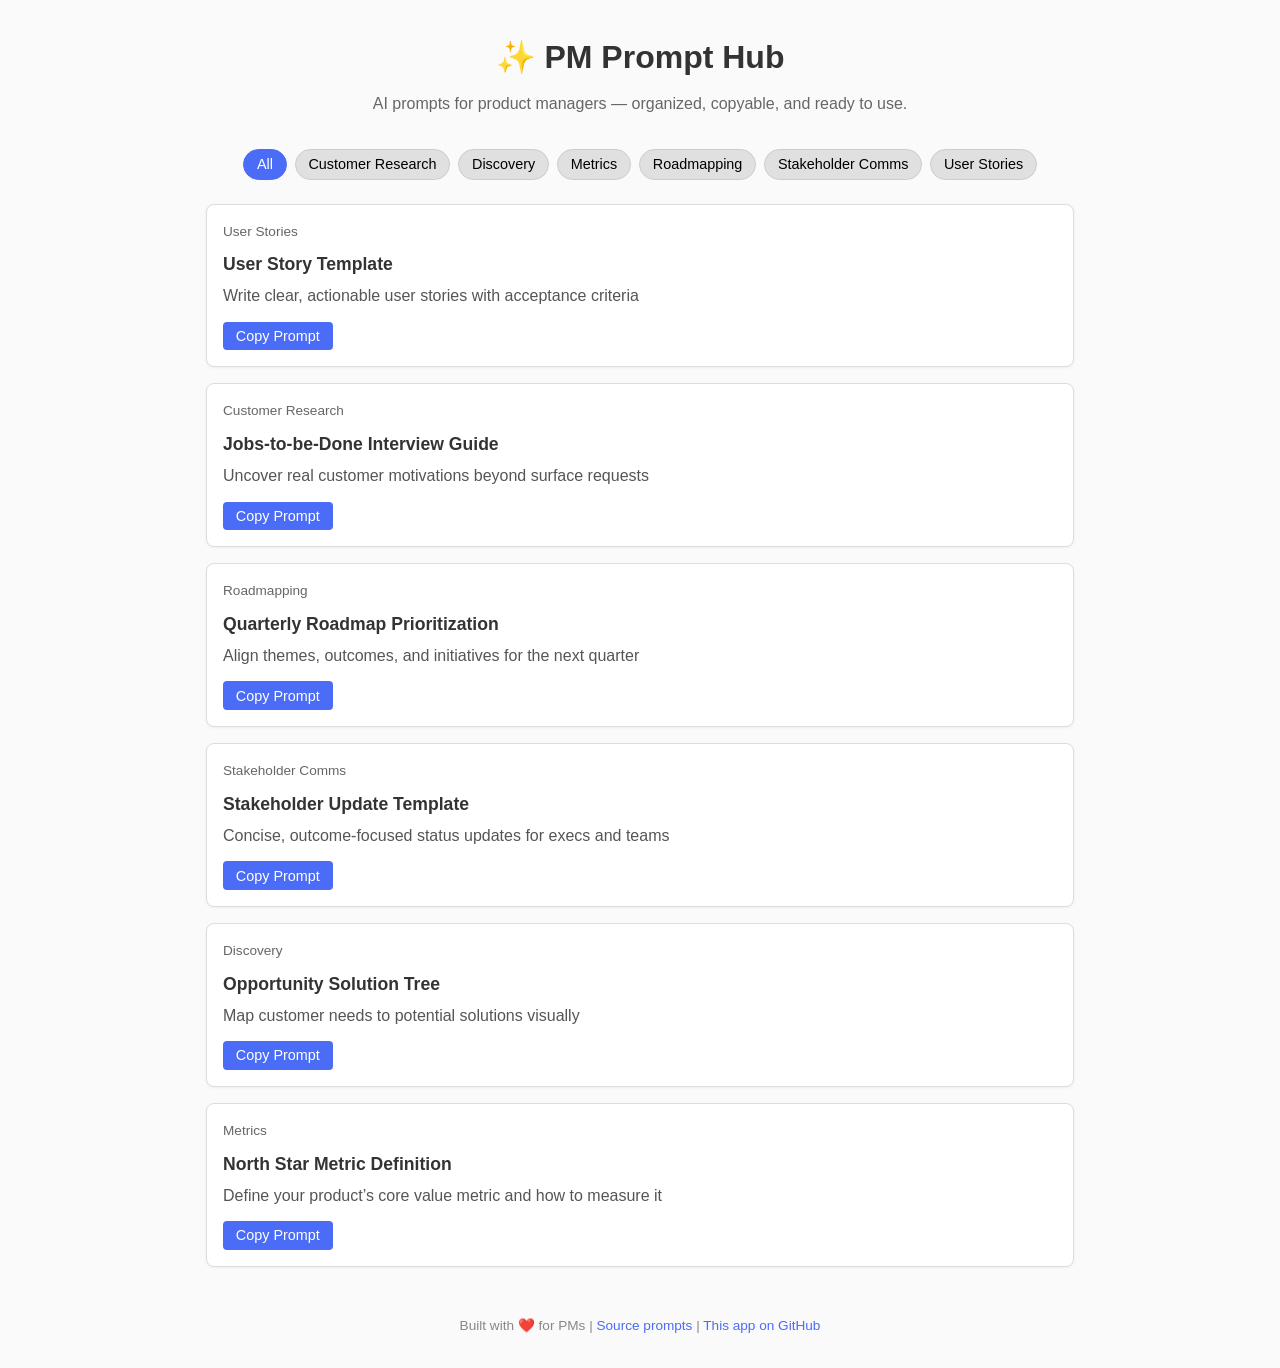
<file: index.html>
<!DOCTYPE html>
<html lang="en">
<head>
  <meta charset="UTF-8" />
  <meta name="viewport" content="width=device-width, initial-scale=1.0"/>
  <title>PM Prompt Hub</title>
  <link rel="stylesheet" href="style.css" />
</head>
<body>
  <header>
    <h1>✨ PM Prompt Hub</h1>
    <p>AI prompts for product managers — organized, copyable, and ready to use.</p>
  </header>

  <main>
    <div id="filters" class="filters"></div>
    <div id="prompt-list" class="prompt-list">
      <!-- Prompts loaded here -->
    </div>
    <p id="loading" class="loading">Loading prompts...</p>
    <p id="error" class="error hidden">Failed to load prompts.</p>
  </main>

  <footer>
    <p>Built with ❤️ for PMs | 
      <a href="https://github.com/deanpeters/product-manager-prompts" target="_blank">Source prompts</a> |
      <a href="https://github.com/pavanvzm/PMHUB" target="_blank">This app on GitHub</a>
    </p>
  </footer>

  <script src="script.js"></script>
</body>
</html>
</file>
<file: style.css>
/* style.css */
* {
  box-sizing: border-box;
  margin: 0;
  padding: 0;
}

body {
  font-family: -apple-system, BlinkMacSystemFont, 'Segoe UI', Roboto, sans-serif;
  line-height: 1.6;
  color: #333;
  background-color: #fafafa;
  padding: 1rem;
  max-width: 900px;
  margin: 0 auto;
}

header {
  text-align: center;
  margin-bottom: 2rem;
  padding-top: 1rem;
}

header h1 {
  font-size: 2rem;
  margin-bottom: 0.5rem;
}

header p {
  color: #666;
}

.filters {
  display: flex;
  flex-wrap: wrap;
  gap: 0.5rem;
  margin-bottom: 1.5rem;
  justify-content: center;
}

.filter-btn {
  padding: 0.4rem 0.8rem;
  background: #e0e0e0;
  border: 1px solid #ccc;
  border-radius: 20px;
  cursor: pointer;
  font-size: 0.9rem;
}

.filter-btn.active,
.filter-btn:hover {
  background: #4a6cf7;
  color: white;
  border-color: #4a6cf7;
}

.prompt-list {
  display: grid;
  gap: 1rem;
}

.prompt-card {
  background: white;
  border: 1px solid #ddd;
  border-radius: 8px;
  padding: 1rem;
  box-shadow: 0 1px 3px rgba(0,0,0,0.05);
}

.prompt-card h3 {
  margin-bottom: 0.3rem;
  font-size: 1.1rem;
}

.prompt-card .category {
  font-size: 0.85rem;
  color: #666;
  margin-bottom: 0.5rem;
}

.prompt-card p.description {
  margin-bottom: 0.8rem;
  color: #555;
}

.copy-btn {
  background: #4a6cf7;
  color: white;
  border: none;
  padding: 0.4rem 0.8rem;
  border-radius: 4px;
  cursor: pointer;
  font-size: 0.9rem;
}

.copy-btn:hover {
  background: #3a5bf5;
}

.copy-btn.copied {
  background: #28a745;
}

.loading, .error {
  text-align: center;
  padding: 1rem;
  color: #666;
}

.error {
  color: #d32f2f;
}

.hidden {
  display: none !important;
}

footer {
  margin-top: 2rem;
  text-align: center;
  font-size: 0.85rem;
  color: #888;
  padding: 1rem 0;
}

footer a {
  color: #4a6cf7;
  text-decoration: none;
}

footer a:hover {
  text-decoration: underline;
}

@media (max-width: 600px) {
  .prompt-card h3 {
    font-size: 1rem;
  }
}
</file>
